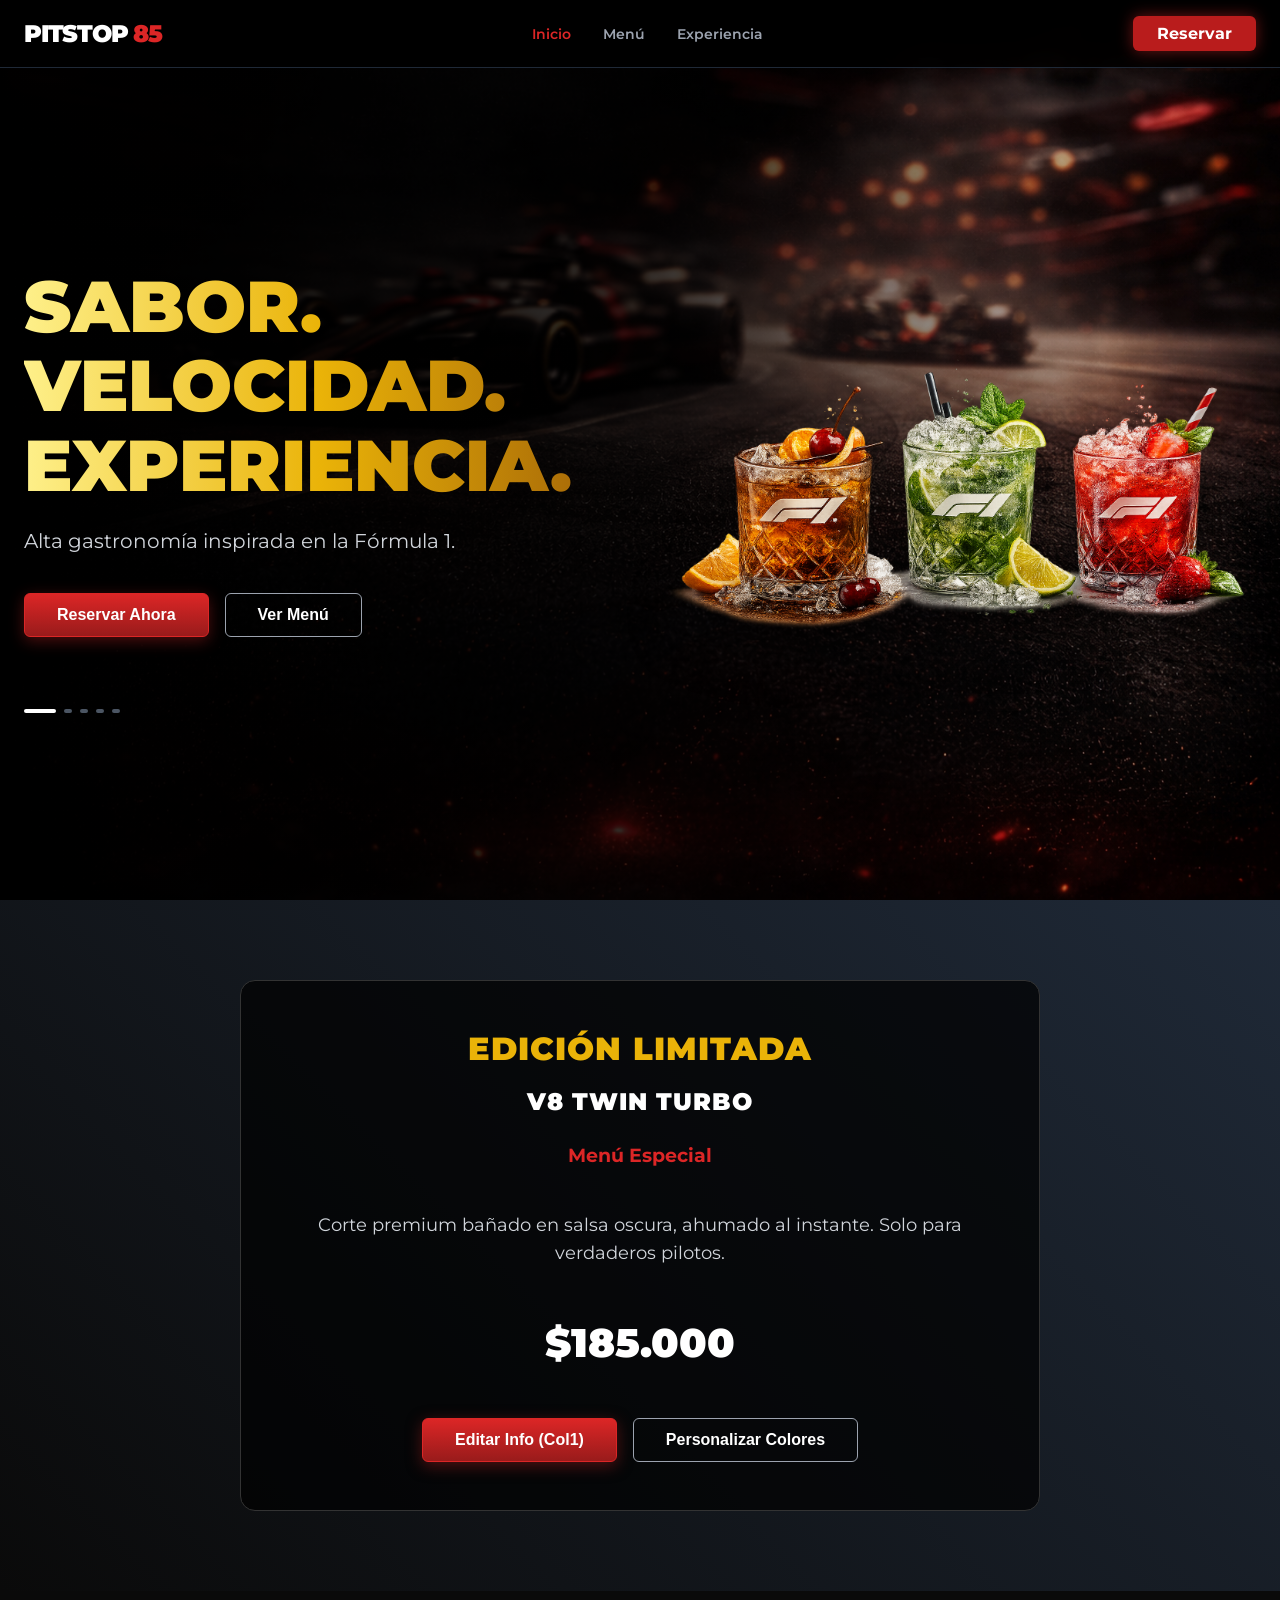
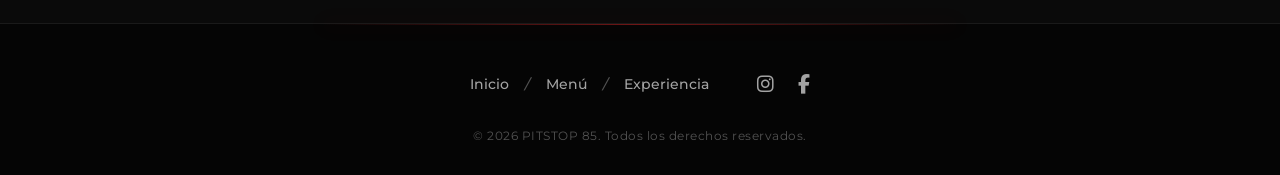
<file: index.html>
<!DOCTYPE html>
<html lang="es">
<head>
    <meta charset="UTF-8">
    <meta name="viewport" content="width=device-width, initial-scale=1.0">
    <title>PITSTOP 85</title>
    <link rel="stylesheet" href="styles.css">
    <link href="https://fonts.googleapis.com/css2?family=Montserrat:ital,wght@0,400;0,700;0,900&display=swap" rel="stylesheet">
    <link rel="stylesheet" href="https://cdnjs.cloudflare.com/ajax/libs/font-awesome/6.4.0/css/all.min.css">
</head>
<body>

    <header class="navbar animate-slide-down">
        <div class="nav-container">
            <div class="logo">
                <a href="index.html" style="color: inherit; text-decoration: none;">PITSTOP <span class="text-red">85</span></a>
            </div>
            <nav class="nav-links" id="nav-links">
                <a href="index.html" class="active">Inicio</a>
                <a href="menu.html">Menú</a>                
                <a href="experiencia.html">Experiencia</a>
            </nav>
            <div style="display: flex; align-items: center; gap: 1rem;">
                <a href="reservar.html" class="btn-reserve">Reservar</a>
                <div class="menu-toggle" id="mobile-menu">
                    <i class="fa-solid fa-bars"></i>
                </div>
            </div>
        </div>
    </header>

    <section class="hero">
        <div class="hero-bg"></div>
        <div class="hero-overlay"></div>
        <div class="hero-content">
            <div class="hero-text-area">
                <h1 class="gradient-text animate-fade-up delay-100">Sabor. Velocidad.<br>Experiencia.</h1>
                <p class="subtitle animate-fade-up delay-200">Alta gastronomía inspirada en la Fórmula 1.</p>
                <div class="btn-group animate-fade-up delay-300">
                    <button class="btn-primary" onclick="window.location.href='reservar.html'">Reservar Ahora</button>
                    <button class="btn-secondary" id="boton-2-menu">Ver Menú</button>
                </div>
                <div class="slider-dots animate-fade-up delay-400" id="dots-container">
                    <div class="dot active" onclick="cambiarPlatoManual(0)"></div>
                    <div class="dot" onclick="cambiarPlatoManual(1)"></div>
                    <div class="dot" onclick="cambiarPlatoManual(2)"></div>
                    <div class="dot" onclick="cambiarPlatoManual(3)"></div>
                    <div class="dot" onclick="cambiarPlatoManual(4)"></div>
                </div>
            </div>
            <div class="hero-image-area">
                <img src="src/Bebidas.png" alt="Plato Pitstop" id="plato-img" class="burger-img animate-slide-right">
            </div>
        </div>
    </section>

    <section class="info-section color-box" id="caja-color" style="background: linear-gradient(45deg, #0a0a0a, #1f2937); padding: 5rem 1.5rem; transition: background 0.5s ease;">
        <div class="info-content col1" style="background: rgba(0,0,0,0.7); padding: 3rem; border-radius: 15px; border: 1px solid #333; max-width: 800px; margin: 0 auto; text-align: center;">
            <h2 class="title-gold title-1">EDICIÓN LIMITADA</h2>
            <h2 class="title-gold title-2" style="color: white; font-size: 1.5rem;">V8 TWIN TURBO</h2>
            <p class="info-highlight subtitle-1" style="color: var(--red-main);">Menú Especial</p>
            <p class="info-text description-text" style="margin: 1.5rem 0;">Corte premium bañado en salsa oscura, ahumado al instante. Solo para verdaderos pilotos.</p>
            <p class="info-highlight price-tag" style="font-size: 2.5rem; font-weight: 900;">$185.000</p>

            <div class="btn-group" style="justify-content: center; margin-top: 2rem;">
                <button class="btn-primary" id="btn-col1">Editar Info (Col1)</button>
                <button class="btn-secondary" id="btn-color">Personalizar Colores</button>
            </div>
        </div>
    </section>

    <footer class="footer">
        <div class="footer-content">
            <div class="footer-links">
                <a href="index.html">Inicio</a> <span class="separator">/</span>
                <a href="menu.html">Menú</a> <span class="separator">/</span>
                <a href="experiencia.html">Experiencia</a>
            </div>
            <div class="footer-socials">
                <a href="#"><i class="fa-brands fa-instagram"></i></a>
                <a href="#"><i class="fa-brands fa-facebook-f"></i></a>
            </div>
        </div>
        <div class="footer-copyright">
            <p>© 2026 PITSTOP 85. Todos los derechos reservados.</p>
        </div>
    </footer>

    <script src="script.js"></script>
</body>
</html>
</file>
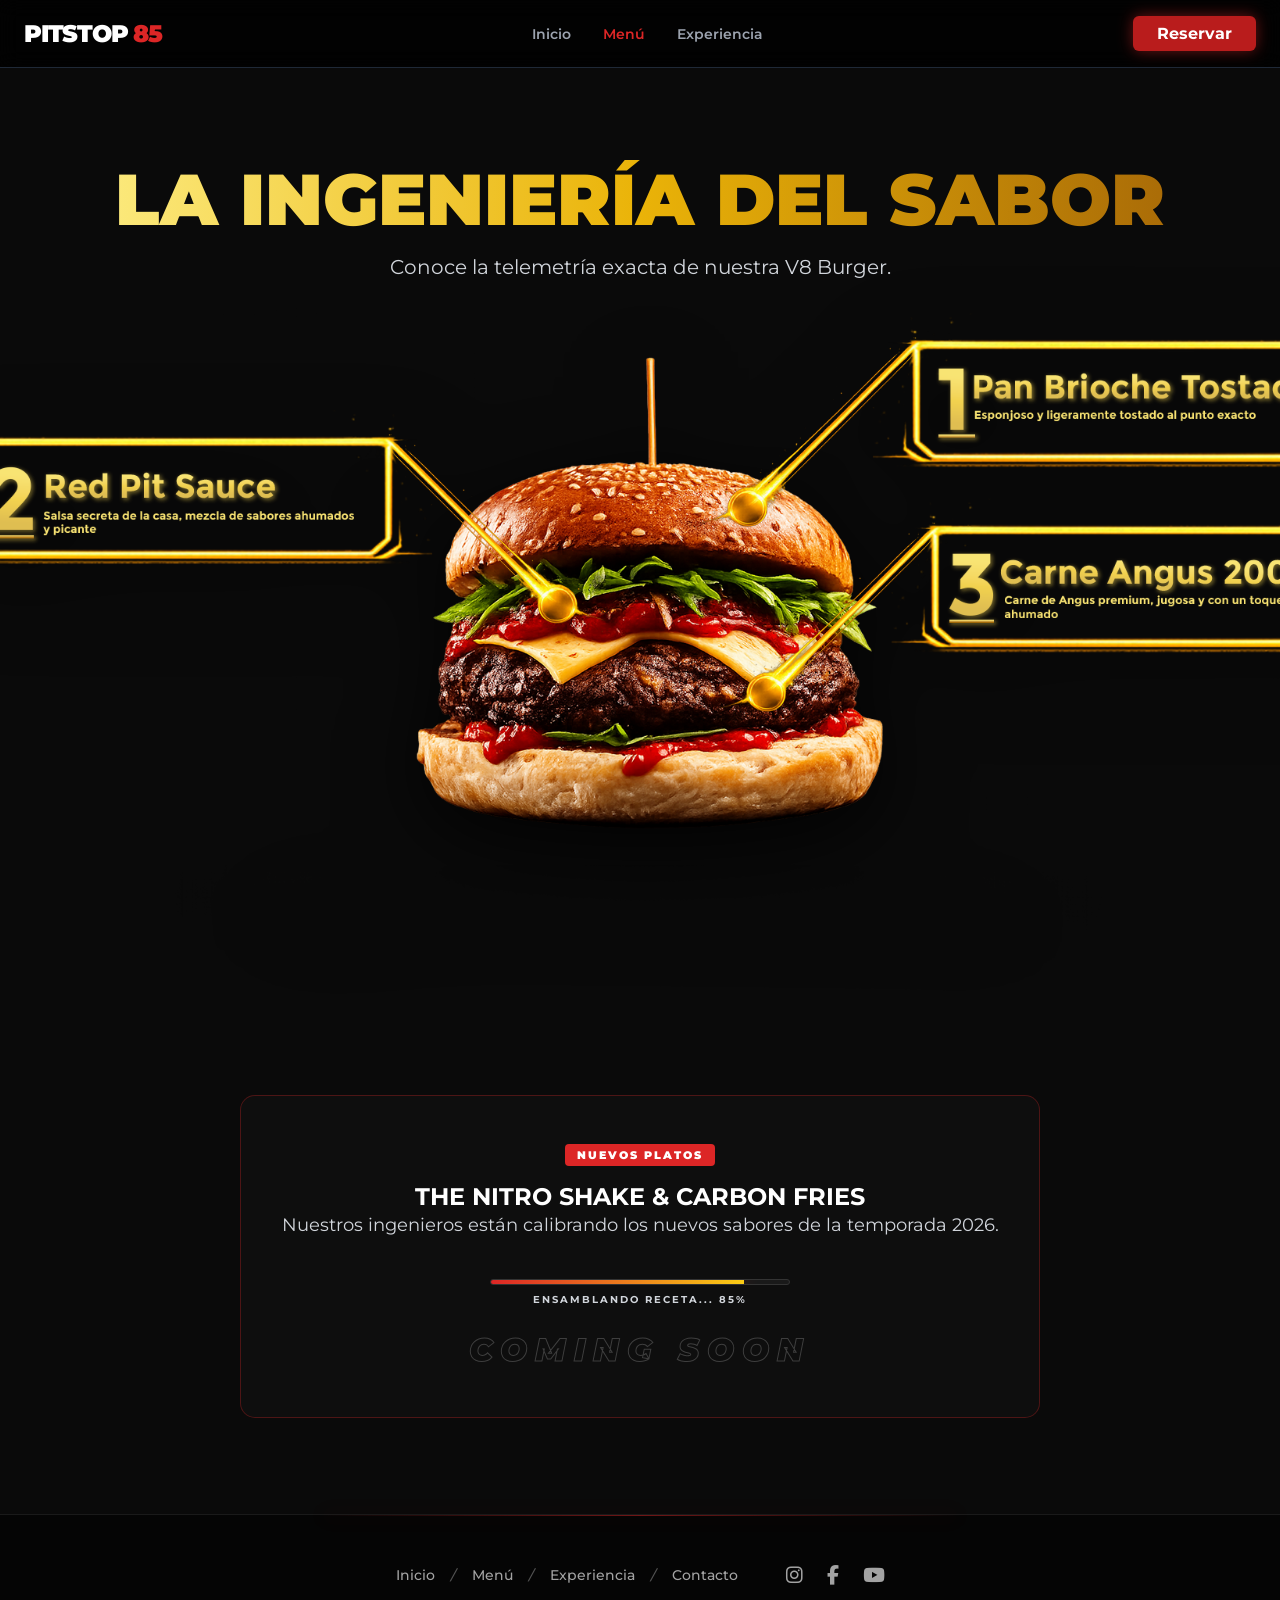
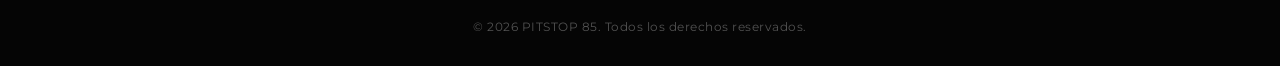
<file: menu.html>
<!DOCTYPE html>
<html lang="es">
<head>
    <meta charset="UTF-8">
    <meta name="viewport" content="width=device-width, initial-scale=1.0">
    <title>Menú | PITSTOP 85</title>
    <link rel="stylesheet" href="styles.css">
    <link href="https://fonts.googleapis.com/css2?family=Montserrat:ital,wght@0,400;0,700;0,900&display=swap" rel="stylesheet">
    <link rel="stylesheet" href="https://cdnjs.cloudflare.com/ajax/libs/font-awesome/6.4.0/css/all.min.css">
</head>
<body>

    <header class="navbar">
        <div class="nav-container">
            <div class="logo">
                <a href="index.html" style="color: inherit; text-decoration: none;">PITSTOP <span class="text-red">85</span></a>
            </div>
            <nav class="nav-links" id="nav-links">
                <a href="index.html">Inicio</a>
                <a href="menu.html" class="active">Menú</a>
                <a href="experiencia.html">Experiencia</a>
            </nav>
            <div style="display: flex; align-items: center; gap: 1rem;">
                <a href="reservar.html" class="btn-reserve">Reservar</a>
                <div class="menu-toggle" id="mobile-menu">
                    <i class="fa-solid fa-bars"></i>
                </div>
            </div>
        </div>
    </header>

    <section class="menu-single-section">
        <div class="hero-bg" style="opacity: 0.15;"></div>
        <div class="hero-overlay"></div>

        <div class="menu-container animate-fade-up">
            
            <div class="menu-titles" style="text-align: center; margin-bottom: 3rem;">
                <h1 class="gradient-text">
                    LA INGENIERÍA DEL SABOR
                </h1>
                <p class="subtitle" style="margin-top: 1rem;">
                    Conoce la telemetría exacta de nuestra V8 Burger.
                </p>
            </div>

            <div class="menu-image-box">
                <img src="src/Hamburguesa_Menu.png" alt="Diseño Menú V8" class="menu-master-img">
            </div>

        </div>
    </section>

    <section class="coming-soon animate-fade-up" style="margin-top: -50px; position: relative; z-index: 20;">
        <div class="coming-container">
            <div class="coming-content">
                <span class="tag-red">NUEVOS PLATOS</span>
                <h2 class="gradient-text-small">THE NITRO SHAKE & CARBON FRIES</h2>
                <p class="info-text">Nuestros ingenieros están calibrando los nuevos sabores de la temporada 2026.</p>
                
                <div class="coming-status">
                    <div class="status-bar">
                        <div class="status-fill"></div>
                    </div>
                    <span class="status-text">ENSAMBLANDO RECETA... 85%</span>
                </div>

                <h3 class="coming-soon-text">COMING SOON</h3>
            </div>
        </div>
    </section>

    <footer class="footer">
        <div class="footer-content">
            <div class="footer-links">
                <a href="index.html">Inicio</a> <span class="separator">/</span>
                <a href="menu.html">Menú</a> <span class="separator">/</span>
                <a href="experiencia.html">Experiencia</a> <span class="separator">/</span>
                <a href="#">Contacto</a>
            </div>
            <div class="footer-socials">
                <a href="#"><i class="fa-brands fa-instagram"></i></a>
                <a href="#"><i class="fa-brands fa-facebook-f"></i></a>
                <a href="#"><i class="fa-brands fa-youtube"></i></a>
            </div>
        </div>
        <div class="footer-copyright">
            <p>© 2026 PITSTOP 85. Todos los derechos reservados.</p>
        </div>
    </footer>

    <script>
        // Motor del menú móvil
        document.addEventListener('DOMContentLoaded', () => {
            const mobileMenuBtn = document.getElementById('mobile-menu');
            const navLinks = document.getElementById('nav-links');
            
            if(mobileMenuBtn && navLinks) {
                mobileMenuBtn.addEventListener('click', () => {
                    navLinks.classList.toggle('active');
                    const icon = mobileMenuBtn.querySelector('i');
                    if(navLinks.classList.contains('active')) {
                        icon.classList.remove('fa-bars');
                        icon.classList.add('fa-xmark');
                    } else {
                        icon.classList.remove('fa-xmark');
                        icon.classList.add('fa-bars');
                    }
                });
            }
        });
    </script>
</body>
</html>
</file>
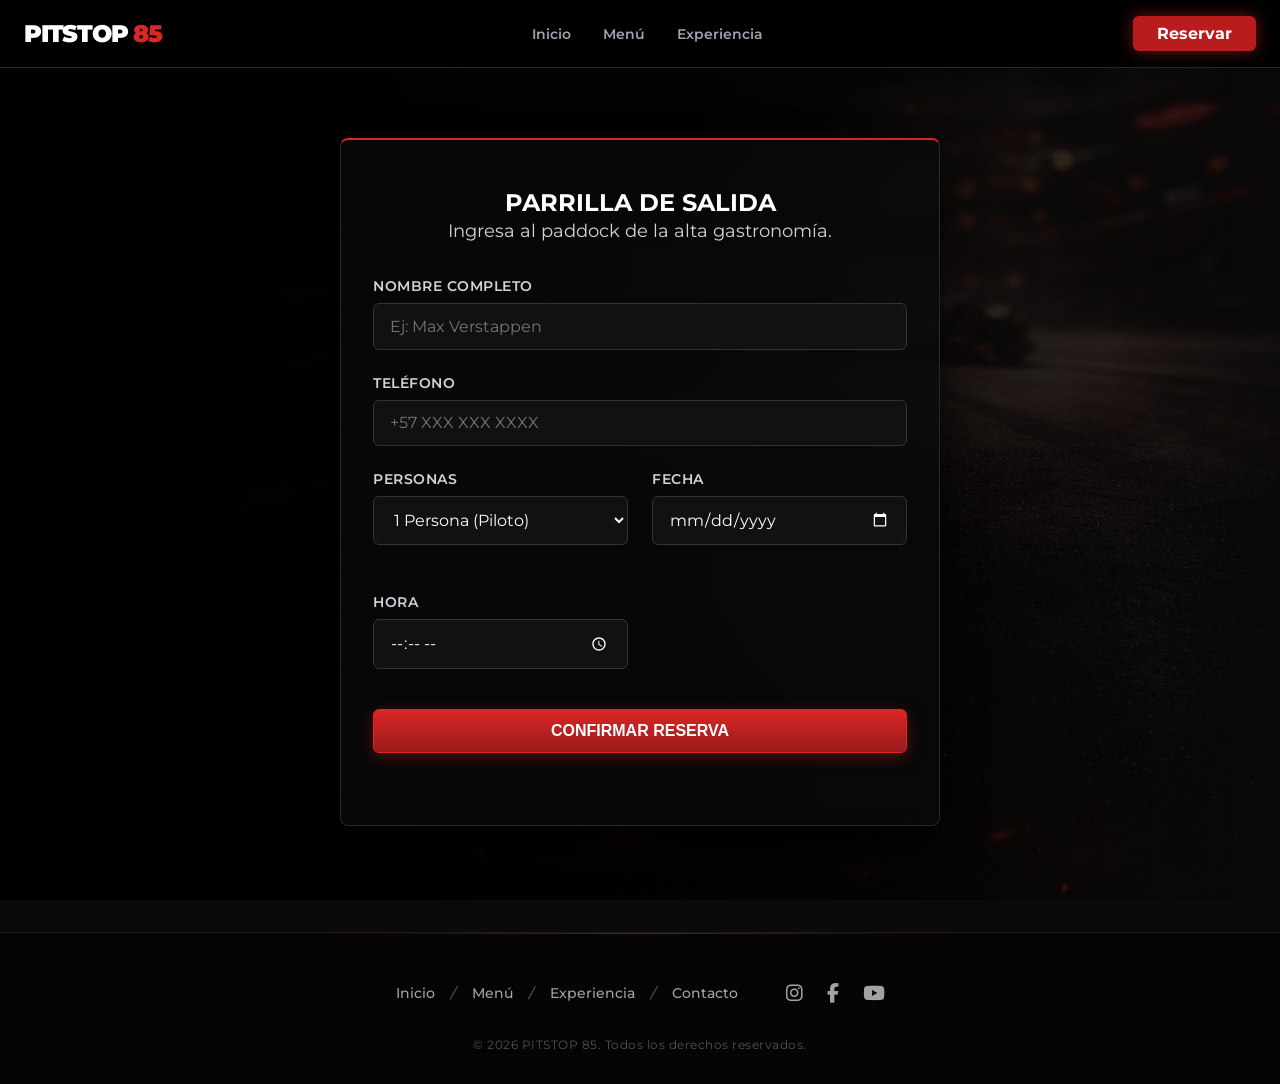
<file: reservar.html>
<!DOCTYPE html>
<html lang="es">
<head>
    <meta charset="UTF-8">
    <meta name="viewport" content="width=device-width, initial-scale=1.0">
    <title>Reservar | PITSTOP 85</title>
    <link rel="stylesheet" href="styles.css">
    <link href="https://fonts.googleapis.com/css2?family=Montserrat:ital,wght@0,400;0,700;0,900&display=swap" rel="stylesheet">
    <link rel="stylesheet" href="https://cdnjs.cloudflare.com/ajax/libs/font-awesome/6.4.0/css/all.min.css">
</head>
<body>

    <header class="navbar">
        <div class="nav-container">
            <div class="logo">
                <a href="index.html" style="color: inherit; text-decoration: none;">PITSTOP <span class="text-red">85</span></a>
            </div>
            <nav class="nav-links" id="nav-links">
                <a href="index.html">Inicio</a>
                <a href="menu.html">Menú</a>
                <a href="experiencia.html">Experiencia</a>
            </nav>
            <div style="display: flex; align-items: center; gap: 1rem;">
                <a href="reservar.html" class="btn-reserve active">Reservar</a>
                <div class="menu-toggle" id="mobile-menu">
                    <i class="fa-solid fa-bars"></i>
                </div>
            </div>
        </div>
    </header>

    <section class="reserve-section">
        <div class="hero-bg" style="opacity: 0.2; background-image: url('src/FondoHome.png');"></div>
        <div class="hero-overlay"></div>
        
        <div class="reserve-container animate-fade-up">
            <div style="text-align: center; margin-bottom: 2rem;">
                <h1 class="gradient-text-small">PARRILLA DE SALIDA</h1>
                <p class="info-text">Ingresa al paddock de la alta gastronomía.</p>
            </div>

            <form id="reservaForm" class="reserve-form">
                <div class="form-group">
                    <label class="form-label" for="nombre">Nombre Completo</label>
                    <input type="text" id="nombre" class="form-input" placeholder="Ej: Max Verstappen" required>
                </div>

                <div class="form-group">
                    <label class="form-label" for="email">TELÉFONO</label>
                    <input type="tel" id="phone" class="form-input" placeholder="+57 XXX XXX XXXX" required>
                </div>

                <div class="form-grid grid-2">
                    <div class="form-group">
                        <label class="form-label" for="personas">Personas</label>
                        <select id="personas" class="form-input" required>
                            <option value="1">1 Persona (Piloto)</option>
                            <option value="2">2 Personas (Piloto y Copiloto)</option>
                            <option value="3">3 Personas </option>
                            <option value="4">4 Personas </option>
                            <option value="5">5 o más (Escudería)</option> 
                        </select>
                    </div>
                    <div class="form-group">
                        <label class="form-label" for="fecha">Fecha</label>
                        <input type="date" id="fecha" class="form-input" required>
                    </div>
                    <div class="form-group">
                        <label class="form-label" for="hora">Hora</label>
                        <input type="time" id="hora" class="form-input" required>
                    </div>
                </div>

                <div class="form-group" style="margin-top: 1rem;">
                    <button type="submit" class="btn-primary" style="width: 100%;">CONFIRMAR RESERVA</button>
                </div>
            </form>
        </div>
    </section>

    <div id="modalReserva" class="modal-overlay" style="display: none;">
        <div class="modal-content">
            <i class="fa-solid fa-flag-checkered" style="color: var(--red-main); font-size: 3rem; margin-bottom: 1.5rem;"></i>
            <h2 class="gradient-text-small" style="font-size: 2rem;">¡BOX, BOX, BOX!</h2>
            <p class="info-text" style="margin-top: 1rem;">Tu lugar en la parrilla ha sido reservado con éxito.</p>
            <p class="info-text" style="font-size: 0.8rem; margin-top: 10px; opacity: 0.7;">
                Nuestros ingenieros se comunicarán contigo para confirmar la telemetría de tu reserva.
            </p>
            <button class="btn-primary" onclick="cerrarYVolver()" style="margin-top: 2rem; width: 100%;">A LA PISTA</button>
        </div>
    </div>

    <footer class="footer">
        <div class="footer-content">
            <div class="footer-links">
                <a href="index.html">Inicio</a> <span class="separator">/</span>
                <a href="menu.html">Menú</a> <span class="separator">/</span>
                <a href="experiencia.html">Experiencia</a> <span class="separator">/</span>
                <a href="#">Contacto</a>
            </div>
            <div class="footer-socials">
                <a href="#"><i class="fa-brands fa-instagram"></i></a>
                <a href="#"><i class="fa-brands fa-facebook-f"></i></a>
                <a href="#"><i class="fa-brands fa-youtube"></i></a>
            </div>
        </div>
        <div class="footer-copyright">
            <p>© 2026 PITSTOP 85. Todos los derechos reservados.</p>
        </div>
    </footer>

    <script>
        // Funciones del Modal
        document.getElementById('reservaForm').addEventListener('submit', function(e) {
            e.preventDefault();
            const modal = document.getElementById('modalReserva');
            modal.style.display = 'flex';
        });

        function cerrarYVolver() {
            window.location.href = 'index.html';
        }

        // Motor del menú móvil
        document.addEventListener('DOMContentLoaded', () => {
            const mobileMenuBtn = document.getElementById('mobile-menu');
            const navLinks = document.getElementById('nav-links');
            
            if(mobileMenuBtn && navLinks) {
                mobileMenuBtn.addEventListener('click', () => {
                    navLinks.classList.toggle('active');
                    const icon = mobileMenuBtn.querySelector('i');
                    if(navLinks.classList.contains('active')) {
                        icon.classList.remove('fa-bars');
                        icon.classList.add('fa-xmark');
                    } else {
                        icon.classList.remove('fa-xmark');
                        icon.classList.add('fa-bars');
                    }
                });
            }
        });
    </script>

</body>
</html>
</file>
<file: styles.css>
/* =====================================================
   RESET GENERAL 
   ===================================================== */

* {
    margin: 0;
    padding: 0; 
    box-sizing: border-box; 
}

/* =====================================================
   VARIABLES GLOBALES 
   ===================================================== */

:root {
    --bg-dark: #0a0a0a; 
    --red-main: #dc2626; 
    --red-dark: #991b1b; 
    --text-light: #ffffff; 
    --text-gray: #d1d5db; 
}

body {
    font-family: 'Montserrat', sans-serif; 
    background-color: var(--bg-dark);
    color: var(--text-light); 
    overflow-x: hidden; 
}

/* =====================================================
   HEADER
   ===================================================== */

.navbar {
    position: fixed; 
    width: 100%;
    top: 0;
    z-index: 50; 
    background-color: rgba(0, 0, 0, 0.8); 
    backdrop-filter: blur(10px); 
    border-bottom: 1px solid #1f2937; 
}

.nav-container {
    max-width: 1280px; 
    margin: 0 auto;
    padding: 1rem 1.5rem;
    display: flex;
    justify-content: space-between;
    align-items: center;
}

.logo {
    font-size: 1.5rem;
    font-weight: 900; 
    text-transform: uppercase;
    letter-spacing: -0.05em;
}

.text-red { 
    color: var(--red-main); 
}

.nav-links {
    display: none;      
    gap: 2rem;
    font-size: 0.875rem;
    font-weight: 600;
}

@media (min-width: 768px) {
    .nav-links { 
        display: flex; 
    }
}

.nav-links a {
    color: #9ca3af;
    text-decoration: none;
    transition: color 0.3s ease;
}

.nav-links a:hover, 
.nav-links a.active {
    color: var(--text-light);
}

.nav-links a.active {
    color: var(--red-main); 
}

.btn-reserve {
    background-color: #b91c1c;
    color: white;
    padding: 0.5rem 1.5rem;
    border-radius: 0.375rem;
    font-weight: 700;
    text-decoration: none;
    box-shadow: 0 0 15px rgba(220, 38, 38, 0.5); 
    transition: background-color 0.3s ease;
}

.btn-reserve:hover { 
    background-color: var(--red-main); 
}

/* =====================================================
   HERO SECTION 
   ===================================================== */

.hero {
    position: relative;
    min-height: 100vh; 
    display: flex;
    align-items: center;
    padding-top: 5rem; 
}

.hero-bg {
    position: absolute;
    inset: 0;
    background-image: url(src/FondoHome.png);
    background-size: cover;
    background-position: center;
    opacity: 1;
    z-index: -2;
}

.hero-overlay {
    position: absolute;
    inset: 0;
    background: linear-gradient(to right, #000000, rgba(0,0,0,0.8), transparent);
    z-index: -1;
}

.hero-content {
    max-width: 1280px;
    margin: 0 auto;
    padding: 0 1.5rem;
    width: 100%;
    display: grid;
    grid-template-columns: 1fr;
    gap: 3rem;
    align-items: center;
}

@media (min-width: 768px) {
    .hero-content { 
        grid-template-columns: 1fr 1fr; 
    }
}

.hero-text-area {
    display: flex;
    flex-direction: column;
    gap: 1.5rem;
}

.gradient-text {
    font-size: 3rem;
    line-height: 1.1;
    font-weight: 900;
    text-transform: uppercase;
    background: linear-gradient(to right, #fef08a, #eab308, #a16207);
    background-clip: text;
    -webkit-background-clip: text;
    -webkit-text-fill-color: transparent;
}

@media (min-width: 768px) {
    .gradient-text { 
        font-size: 4.5rem; 
    }
}

.subtitle {
    font-size: 1.25rem;
    color: var(--text-gray);
}

.btn-group {
    display: flex;
    gap: 1rem;
    margin-top: 1rem;
}

.btn-primary {
    background: linear-gradient(to bottom, var(--red-main), var(--red-dark));
    color: white;
    padding: 0.75rem 2rem;
    border: 1px solid var(--red-main);
    border-radius: 0.375rem;
    font-weight: 700;
    font-size: 1rem;
    cursor: pointer;
    box-shadow: 0 4px 15px rgba(153, 27, 27, 0.5);
    transition: all 0.3s ease;
}

.btn-primary:hover {
    background: linear-gradient(to bottom, #ef4444, #b91c1c);
}

.btn-secondary {
    background: transparent;
    color: white;
    padding: 0.75rem 2rem;
    border: 1px solid #9ca3af;
    border-radius: 0.375rem;
    font-weight: 700;
    font-size: 1rem;
    cursor: pointer;
    transition: all 0.3s ease;
}

.btn-secondary:hover {
    border-color: white;
    background-color: rgba(255, 255, 255, 0.1);
}

.slider-dots {
    display: flex;
    gap: 0.5rem;
    margin-top: 3rem;
}

.dot {
    width: 0.5rem;
    height: 0.25rem;
    background-color: #4b5563;
    border-radius: 9999px;
    cursor: pointer;
    transition: all 0.3s ease;
}

.dot.active {
    width: 2rem;
    background-color: white;
}

.hero-image-area {
    display: flex;
    justify-content: center;
    align-items: center;
    width: 100%;
    min-height: 400px;
    position: relative;
}

.burger-img {
    width: none !important; 
    max-height: 70vh !important;
    object-fit: contain !important;
    filter: drop-shadow(0 25px 25px rgba(0,0,0,0.5));
    transition: transform 0.6s cubic-bezier(0.25, 1, 0.5, 1), 
                opacity 0.6s ease, 
                max-width 0.6s ease;
}

.burger-img:hover {
    transform: scale(1.1) !important;
}

.info-section {
    position: relative;
    padding: 5rem 0 3rem 0; 
    background-color: var(--bg-dark);
    text-align: center; 
}

.info-content {
    max-width: 56rem; 
    margin: 0 auto;
    padding: 0 1.5rem;
    display: flex;
    flex-direction: column;
    gap: 1.2rem;
}

.title-gold {
    font-size: 2rem;
    font-weight: 900;
    text-transform: uppercase;
    color: #eab308; 
    letter-spacing: 1px;
}

.info-text {
    font-size: 1.1rem;
    color: var(--text-gray);
    line-height: 1.6;
    font-weight: 400;
}

.info-highlight {
    font-size: 1.2rem;
    font-weight: 700;
    color: white;
    margin-top: 0.5rem;
}

/* =====================================================
   FOOTER 
   ===================================================== */

.footer {
    background-color: #050505; 
    border-top: 1px solid #1a1a1a;
    padding: 3rem 1.5rem 2rem 1.5rem;
    text-align: center;
    position: relative;
    margin-top: 2rem;
}

.footer::before {
    content: '';
    position: absolute;
    top: 0;
    left: 50%;
    transform: translateX(-50%);
    width: 50%;
    height: 1px;
    background: linear-gradient(to right, transparent, rgba(220, 38, 38, 0.5), transparent);
    box-shadow: 0 0 20px rgba(220, 38, 38, 0.3);
}

.footer-content {
    display: flex;
    flex-direction: column;
    align-items: center;
    gap: 1.5rem;
    margin-bottom: 2rem;
}

@media (min-width: 768px) {
    .footer-content {
        flex-direction: row; 
        justify-content: center;
        gap: 3rem;
    }
}

.footer-links {
    display: flex;
    align-items: center;
    gap: 1rem;
    font-size: 0.9rem;
    font-weight: 500;
    color: #a3a3a3;
}

.footer-links a {
    color: #a3a3a3;
    text-decoration: none;
    transition: color 0.3s ease;
}

.footer-links a:hover {
    color: var(--text-light);
}

.separator {
    color: #525252;
    font-style: italic;
}

.footer-socials {
    display: flex;
    gap: 1.5rem;
}

.footer-socials a {
    color: #a3a3a3;
    font-size: 1.2rem;
    transition: color 0.3s ease, transform 0.3s ease;
}

.footer-socials a:hover {
    color: var(--text-light);
    transform: translateY(-3px); 
}

.footer-copyright {
    font-size: 0.75rem;
    color: #525252;
    letter-spacing: 0.5px;
}

/* =====================================================
   ANIMACIONES (@keyframes)
   ===================================================== */

@keyframes fadeInUp {
    0% { opacity: 0; transform: translateY(30px); }
    100% { opacity: 1; transform: translateY(0); }
}

@keyframes slideInRight {
    0% { opacity: 0; transform: translateX(50px) scale(0.95); }
    100% { opacity: 1; transform: translateX(0) scale(1); }
}

@keyframes slideDown {
    0% { opacity: 0; transform: translateY(-100%); }
    100% { opacity: 1; transform: translateY(0); }
}

@keyframes float {
    0% { transform: translateY(0px); }
    50% { transform: translateY(-10px); }
    100% { transform: translateY(0px); }
}

/* =====================================================
   PÁGINA DE RESERVAS (FORMULARIO)
   ===================================================== */

.reserve-section {
    position: relative;
    min-height: 100vh; 
    padding: 8rem 1.5rem 4rem 1.5rem; 
    display: flex;
    justify-content: center;
    align-items: center;
}

.reserve-container {
    background-color: rgba(10, 10, 10, 0.7); 
    backdrop-filter: blur(15px); 
    border: 1px solid #1f2937;
    border-top: 2px solid var(--red-main); 
    padding: 3rem 2rem;
    border-radius: 0.5rem;
    width: 100%;
    max-width: 600px;
    box-shadow: 0 20px 40px rgba(0,0,0,0.8);
    position: relative;
    z-index: 10;
}

.reserve-form { margin-top: 2rem; }
.form-group { margin-bottom: 1.5rem; }

.form-label {
    display: block;
    margin-bottom: 0.5rem;
    font-size: 0.9rem;
    font-weight: 600;
    color: var(--text-gray);
    text-transform: uppercase;
    letter-spacing: 0.5px;
}

.form-input {
    width: 100%;
    padding: 0.8rem 1rem;
    background-color: #111111;
    border: 1px solid #333333;
    border-radius: 0.375rem;
    color: white;
    font-family: 'Montserrat', sans-serif;
    font-size: 1rem;
    transition: all 0.3s ease;
}

.form-input::-webkit-calendar-picker-indicator {
    filter: invert(1);
    cursor: pointer;
}

.form-input:focus {
    outline: none;
    border-color: var(--red-main);
    box-shadow: 0 0 15px rgba(220, 38, 38, 0.3);
    background-color: #000000;
}

.grid-2 {
    display: grid;
    grid-template-columns: 1fr;
    gap: 0;
}

@media (min-width: 768px) {
    .grid-2 { 
        grid-template-columns: 1fr 1fr; 
        gap: 1.5rem;
    }
}

/* =====================================================
    CONFIRMACIÓN RESERVA
   ===================================================== */

.modal-overlay {
    position: fixed;
    top: 0;
    left: 0;
    width: 100%;
    height: 100%;
    background: rgba(0, 0, 0, 0.9); 
    backdrop-filter: blur(8px);
    display: flex;
    justify-content: center;
    align-items: center;
    z-index: 1000;
    padding: 20px;
}

.modal-content {
    background: #0f0f0f;
    padding: 3rem 2rem;
    border-radius: 20px;
    max-width: 450px;
    width: 100%;
    text-align: center;
    animation: modal-appear 0.4s cubic-bezier(0.175, 0.885, 0.32, 1.275);
}

@keyframes modal-appear {
    from { transform: scale(0.8); opacity: 0; }
    to { transform: scale(1); opacity: 1; }
}

.modal-header h2 {
    margin-bottom: 1rem;
    letter-spacing: 2px;
}

/* =====================================================
   BLOOM EFECTOS 
   ===================================================== */

.bloom-text {
    color: rgb(255, 0, 0); 
    text-shadow: 0 0 5px var(--red-main), 0 0 15px var(--red-main), 0 0 30px var(--red-main), 0 0 50px var(--red-dark); 
}

.bloom-box {
    border: 1px solid var(--red-main); 
    box-shadow: 0 0 10px rgba(220, 38, 38, 0.6), 0 0 25px rgba(220, 38, 38, 0.4), 0 0 50px rgba(220, 38, 38, 0.2), inset 0 0 15px rgba(220, 38, 38, 0.3); 
    transition: box-shadow 0.3s ease, transform 0.3s ease;
}

.bloom-box:hover {
    box-shadow: 0 0 15px rgba(220, 38, 38, 0.8), 0 0 35px rgba(220, 38, 38, 0.6), 0 0 70px rgba(220, 38, 38, 0.4), inset 0 0 20px rgba(220, 38, 38, 0.5);
    transform: scale(1.02);
}

.bloom-text2 {
    color: #eab308; 
    text-shadow: 0 0 5px rgba(234, 179, 8, 0.8), 0 0 15px rgba(234, 179, 8, 0.6), 0 0 30px rgba(234, 179, 8, 0.4), 0 0 50px rgba(234, 179, 8, 0.2); 
}

.bloom-box2 {
    border: 1px solid var(--red-main);
    box-shadow: 0 0 5px rgba(234, 179, 8, 0.8), 0 0 15px rgba(234, 179, 8, 0.6), 0 0 30px rgba(234, 179, 8, 0.4), inset 0 0 50px rgba(234, 179, 8, 0.2); 
    transition: box-shadow 0.3s ease, transform 0.3s ease;
}

.bloom-box2:hover { transform: scale(1.02); }

.bloom-text3 {
    color: #ffffff; 
    text-shadow: 0 0 5px rgba(255, 255, 255, 0.8), 0 0 15px rgba(255, 255, 255, 0.6), 0 0 30px rgba(255, 255, 255, 0.4), 0 0 50px rgba(255, 255, 255, 0.2); 
}

.bloom-box3 {
    border: 1px solid rgba(255, 255, 255, 0.5);
    box-shadow: 0 0 5px rgba(255, 255, 255, 0.8), 0 0 15px rgba(255, 255, 255, 0.6), 0 0 30px rgba(255, 255, 255, 0.4), inset 0 0 50px rgba(255, 255, 255, 0.2);  
    transition: box-shadow 0.3s ease, transform 0.3s ease;
}

.bloom-box3:hover { transform: scale(1.02); }

/* =====================================================
   PÁGINA DE MENÚ
   ===================================================== */

.menu-single-section {
    position: relative;
    min-height: 100vh;
    padding: 10rem 1.5rem 5rem 1.5rem;
    display: flex;
    justify-content: center;
    align-items: center;
    background-color: var(--bg-dark);
}

.menu-container {
    width: 100%;
    max-width: 1200px;
    margin: 0 auto;
    position: relative;
    z-index: 10;
}

.menu-image-box {
    display: flex;
    justify-content: center;
    align-items: center;
    width: 100%;
    margin-top: -170px; 
}

.menu-master-img {
    width: 200%; 
    max-width: 1500px; 
    height: auto;
    object-fit: contain; 
    filter: drop-shadow(0 20px 40px rgba(0,0,0,0.8));
    transition: transform 0.5s ease;
}

.menu-master-img:hover {
    transform: scale(1.02);
}

/* =====================================================
   COMING SOON 
   ===================================================== */

.coming-soon {
    padding: 4rem 1.5rem;
    display: flex;
    justify-content: center;
}

.coming-container {
    width: 100%;
    max-width: 800px;
    background: rgba(15, 15, 15, 0.95);
    padding: 3rem 2rem;
    border-radius: 15px;
    text-align: center;
    border: 1px solid rgba(220, 38, 38, 0.3);
}

.tag-red {
    background-color: var(--red-main);
    color: white;
    padding: 4px 12px;
    font-weight: 900;
    font-size: 0.7rem;
    letter-spacing: 2px;
    border-radius: 4px;
    display: inline-block;
    margin-bottom: 1rem;
}

.coming-status {
    margin: 2.5rem auto 0;
    display: flex;
    flex-direction: column;
    align-items: center;
    gap: 8px;
}

.status-bar {
    width: 100%;
    max-width: 300px;
    height: 6px;
    background: #1a1a1a;
    border-radius: 10px;
    overflow: hidden;
    border: 1px solid #333;
}

.status-fill {
    width: 85%;
    height: 100%;
    background: linear-gradient(90deg, var(--red-main), #facc15);
    box-shadow: 0 0 15px rgba(220, 38, 38, 0.5);
    animation: loading-pulse 2s infinite ease-in-out;
}

.status-text {
    font-size: 0.65rem;
    color: var(--text-gray);
    letter-spacing: 2px;
    font-weight: 700;
}

.coming-soon-text {
    margin-top: 1.5rem;
    font-size: 2rem;
    font-weight: 900;
    font-style: italic;
    color: transparent;
    -webkit-text-stroke: 1px rgba(255, 255, 255, 0.2);
    letter-spacing: 8px;
}


@keyframes loading-pulse {
    0% { opacity: 0.7; }
    50% { opacity: 1; }
    100% { opacity: 0.7; }
}

/* =====================================================
   EXPERIENCIA
   ===================================================== */

.parallax-wrapper {
    position: relative;
    background-image: url(src/FondoHome.png); 
    background-size: cover;
    background-position: center;
    background-attachment: fixed; 
}

.parallax-wrapper::before {
    content: '';
    position: absolute;
    inset: 0;
    background-color: rgba(10, 10, 10, 0.85); 
    z-index: 0;
}

.experience-grid {
    padding: 5rem 1.5rem;
    background-color: transparent !important; 
    position: relative;
    z-index: 1; 
}

.cta-section {
    position: relative;
    z-index: 1;
}

.max-w-7xl {
    max-width: 1280px;
    margin: 0 auto;
}

.exp-row {
    display: flex;
    flex-direction: column;
    align-items: center;
    gap: 3rem;
    margin-bottom: 6rem;
}

@media (min-width: 768px) {
    .exp-row {
        flex-direction: row;
        justify-content: space-between;
    }
    
    .exp-row.reverse {
        flex-direction: row-reverse;
    }
    
    .exp-img-box, 
    .exp-text {
        flex: 1; 
    }
}

.exp-img-box {
    width: 100%;
    border-radius: 10px;
    overflow: hidden; 
}

.exp-img {
    width: 100%;
    height: 100%;
    object-fit: cover; 
    display: block;
    transition: transform 0.5s ease;
}

.exp-img-box:hover .exp-img {
    transform: scale(1.05);
}

.exp-text {
    width: 100%;
    display: flex;
    flex-direction: column;
    gap: 1rem;
}

.text-right {
    text-align: left;
}

@media (min-width: 768px) {
    .text-right { 
        text-align: right; 
    }
}

.cta-section {
    padding: 0 1.5rem 6rem 1.5rem;
    display: flex;
    justify-content: center;
}

.cta-container {
    width: 100%;
    max-width: 800px;
}

/* =====================================================
   CLASES DE ANIMACIÓN UTILITARIAS
   ===================================================== */

.animate-slide-down { animation: slideDown 0.8s cubic-bezier(0.25, 1, 0.5, 1) forwards; }
.animate-fade-up { opacity: 0; animation: fadeInUp 0.8s cubic-bezier(0.25, 1, 0.5, 1) forwards; }
.animate-slide-right { opacity: 0; animation: slideInRight 1s cubic-bezier(0.25, 1, 0.5, 1) forwards, float 4s ease-in-out 1s infinite; }

.delay-100 { animation-delay: 0.1s; }
.delay-200 { animation-delay: 0.2s; }
.delay-300 { animation-delay: 0.3s; }
.delay-400 { animation-delay: 0.4s; }


/* =====================================================
   AERODINÁMICA RESPONSIVE (MÓVILES Y TABLETS)
   ===================================================== */

/* 1. Menú Hamburguesa */
.menu-toggle {
    display: block;
    font-size: 1.5rem;
    cursor: pointer;
    color: var(--text-light);
}

@media (min-width: 768px) {
    .menu-toggle { display: none; }
}

/* Rediseño del nav-links para móvil */
.nav-links {
    display: flex;
    flex-direction: column;
    position: absolute;
    top: 100%;
    left: 0;
    width: 100%;
    background-color: rgba(10, 10, 10, 0.98);
    padding: 2rem 0;
    align-items: center;
    gap: 2rem;
    border-bottom: 1px solid var(--red-main);
    clip-path: polygon(0 0, 100% 0, 100% 0, 0 0);
    transition: clip-path 0.4s ease-in-out;
}

.nav-links.active {
    clip-path: polygon(0 0, 100% 0, 100% 100%, 0 100%);
}

@media (min-width: 768px) {
    .nav-links {
        position: static;
        flex-direction: row;
        background-color: transparent;
        padding: 0;
        width: auto;
        border-bottom: none;
        clip-path: none; 
    }
}

/* 2. Ajustes de Contenido para Pantallas Pequeñas */
@media (max-width: 768px) {
    .gradient-text { font-size: 2.2rem !important; }
    .gradient-text-small { font-size: 1.8rem !important; }
    
    .hero-content {
        text-align: center;
        padding-top: 3rem;
    }
    
    .btn-group {
        flex-direction: column;
        align-items: center;
        width: 100%;
    }
    
    .btn-group button {
        width: 100%;
        max-width: 300px;
    }
    
    .slider-dots { justify-content: center; }

    .burger-img { max-height: 40vh !important; }
    
    .menu-master-img {
        width: 100% !important; 
        margin-top: 0 !important; 
    }
    
    .menu-image-box { margin-top: 2rem !important; }

    .reserve-container { padding: 2rem 1.2rem; }
    .coming-soon-text { font-size: 1.5rem; letter-spacing: 4px; }

    .exp-text.text-right, .exp-text { text-align: center !important; }
}

img {
    max-width: 100%;
    height: auto;
}

@media (max-width: 768px) {
    .hero {
        padding-top: 6rem;
        min-height: auto;
        padding-bottom: 3rem;
    }

    .hero-content {
        grid-template-columns: 1fr; 
        text-align: center;
        gap: 2rem;
    }

    .gradient-text {
        font-size: 2.5rem !important; 
    }

    .hero-image-area {
        min-height: 300px;
    }

    .burger-img {
        max-height: 40vh !important;
        width: 100% !important;
        object-fit: contain;
    }

    .btn-group {
        flex-direction: column; 
        align-items: center;
    }

    .btn-group button, .btn-primary, .btn-secondary {
        width: 100%;
        max-width: 300px;
    }
}

@media (max-width: 768px) {
    .color-box {
        padding: 3rem 1rem !important;
    }

    .col1 {
        padding: 1.5rem !important;
        width: 100% !important;
    }

    .price-tag {
        font-size: 2rem !important;
    }
}

.modal-content {
    width: 90% !important; 
    max-width: 400px;
    padding: 1.5rem !important;
    max-height: 90vh;
    overflow-y: auto; 
}

@media (max-width: 480px) {
    .modal-content div[style*="grid-template-columns"] {
        grid-template-columns: repeat(2, 1fr) !important; 
    }
}
</file>
